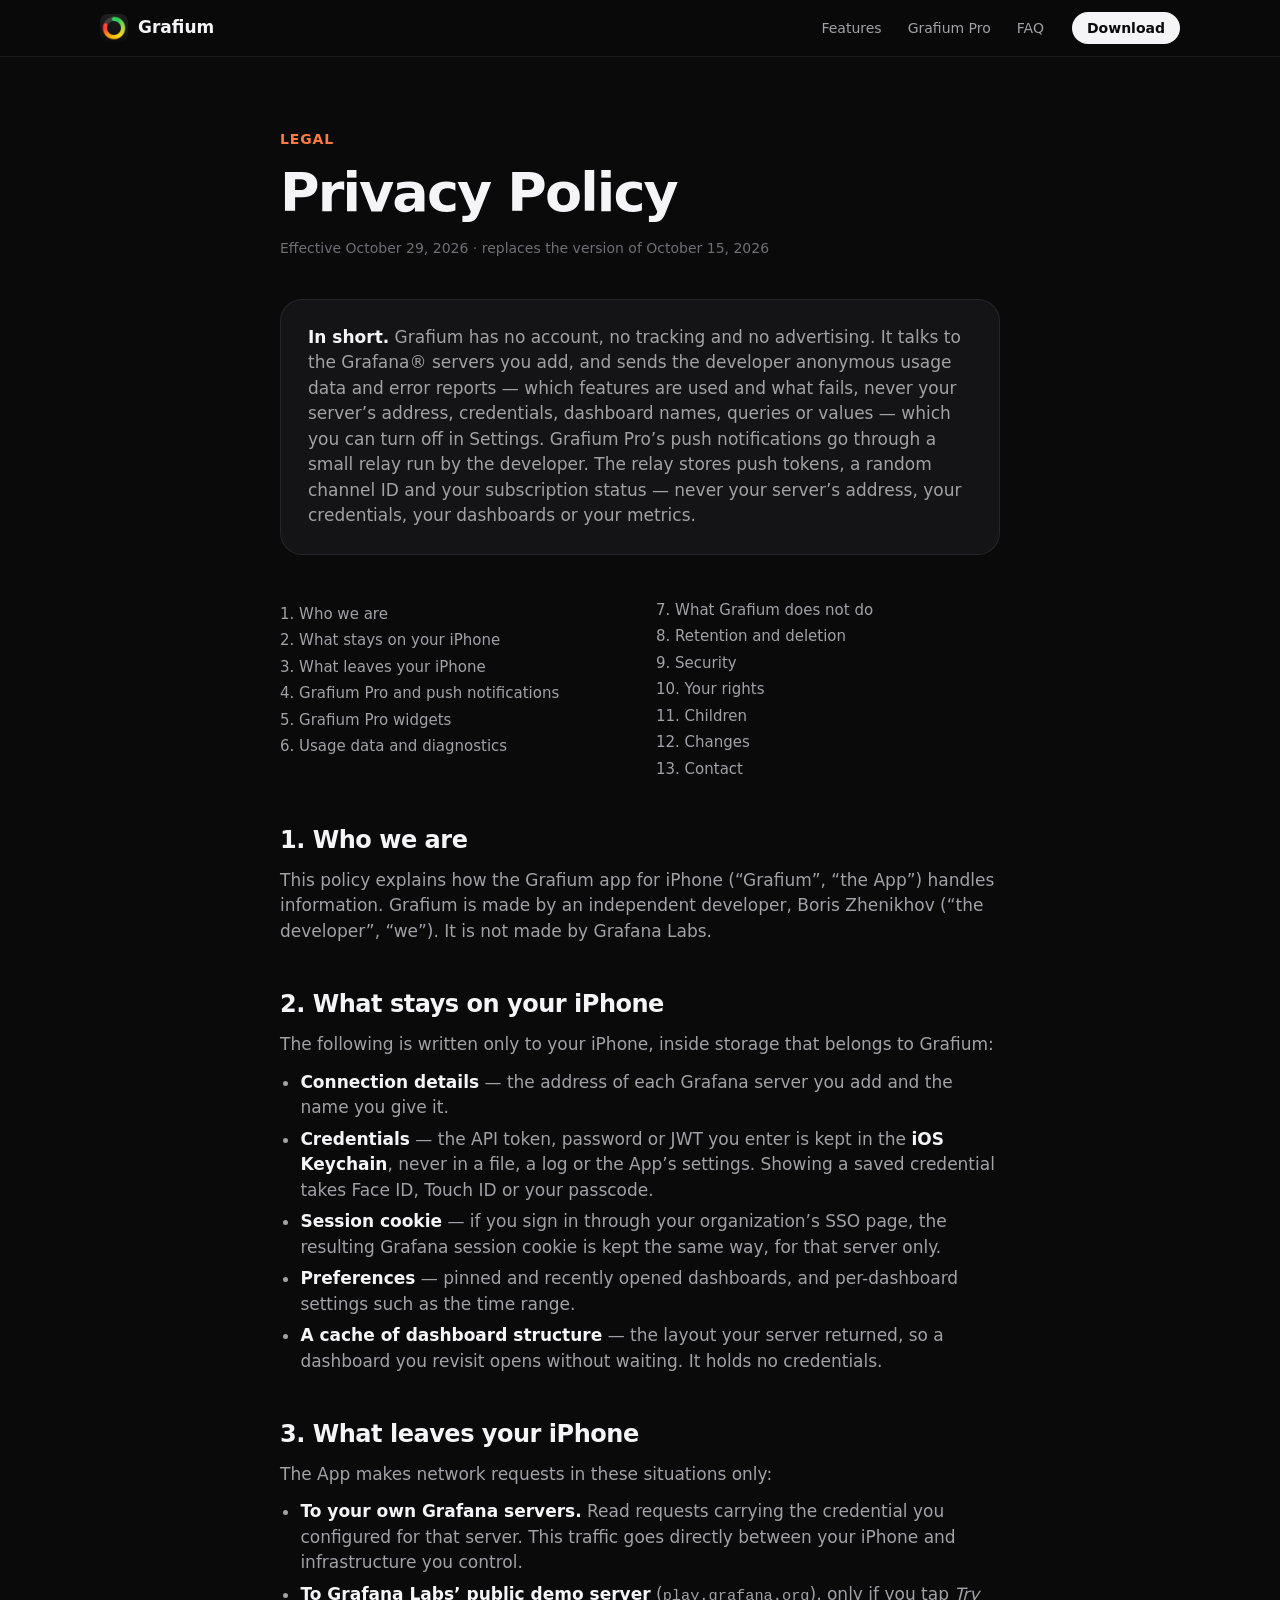
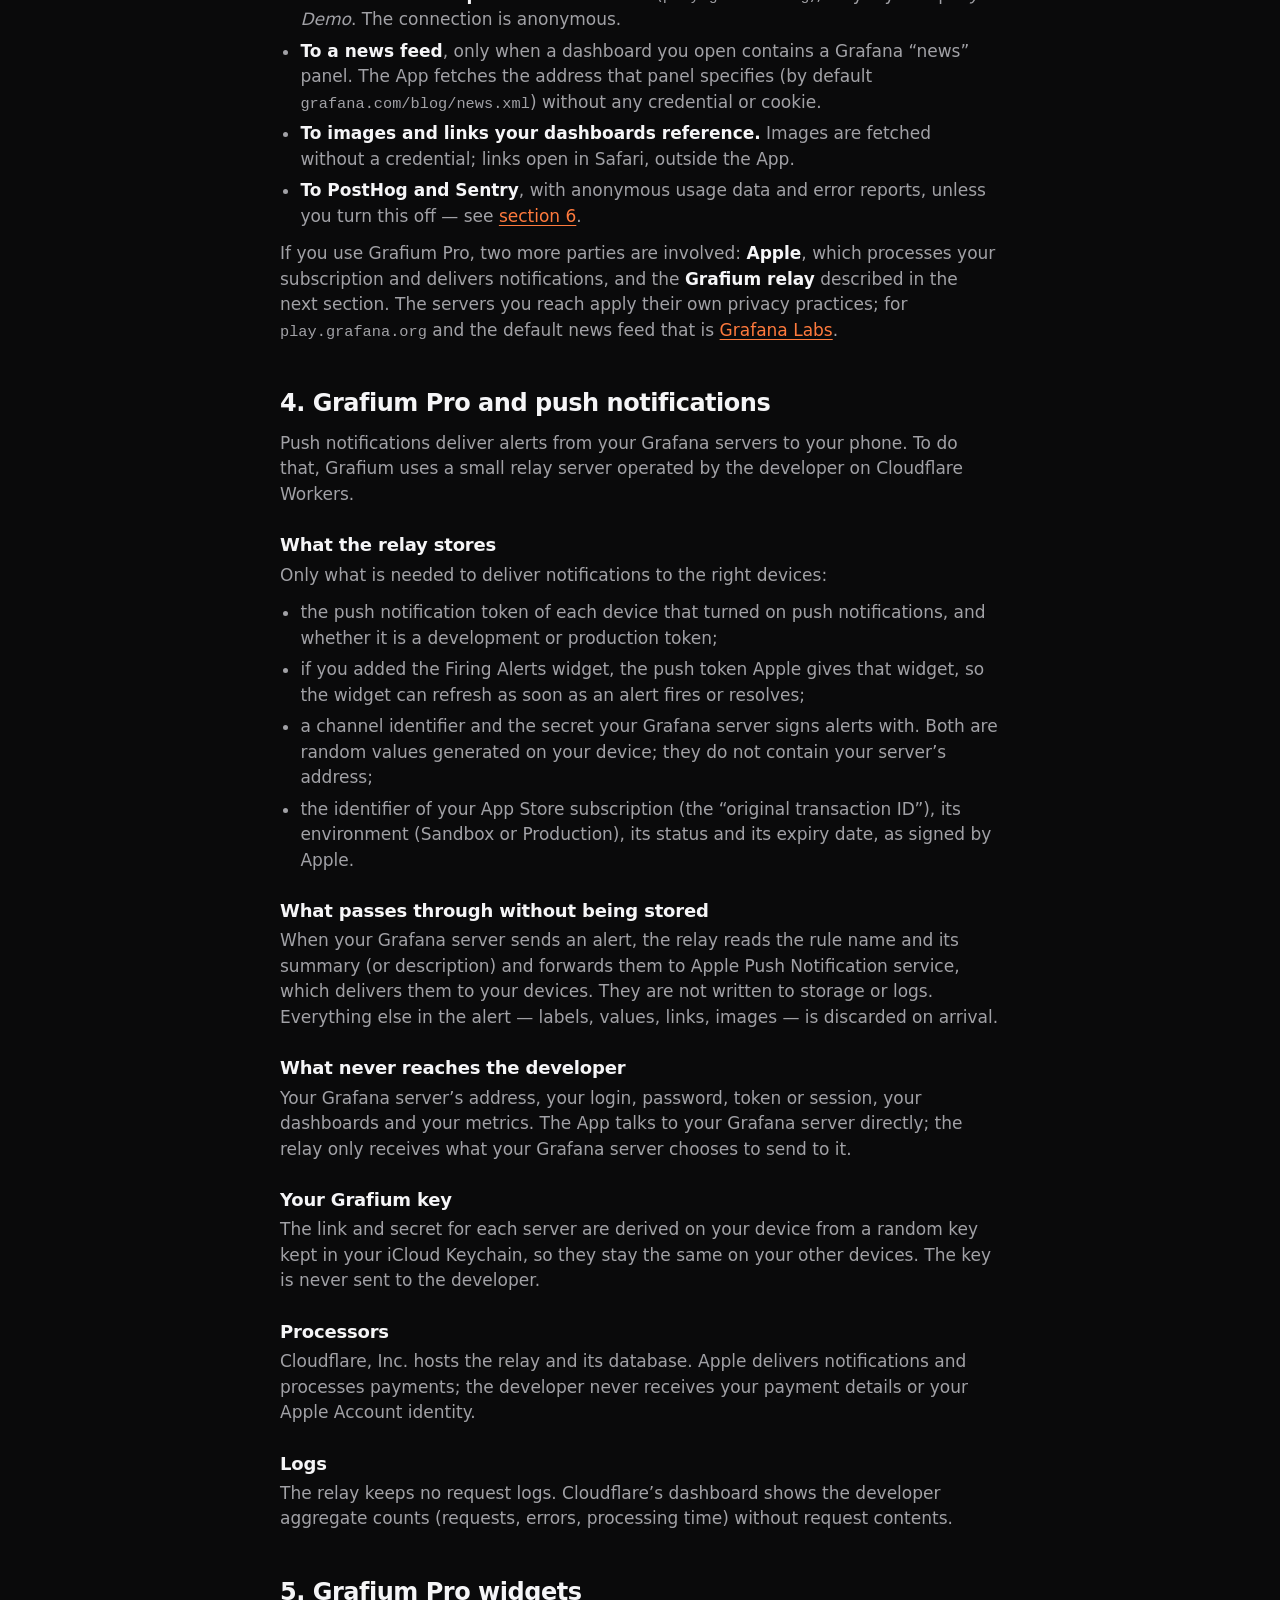
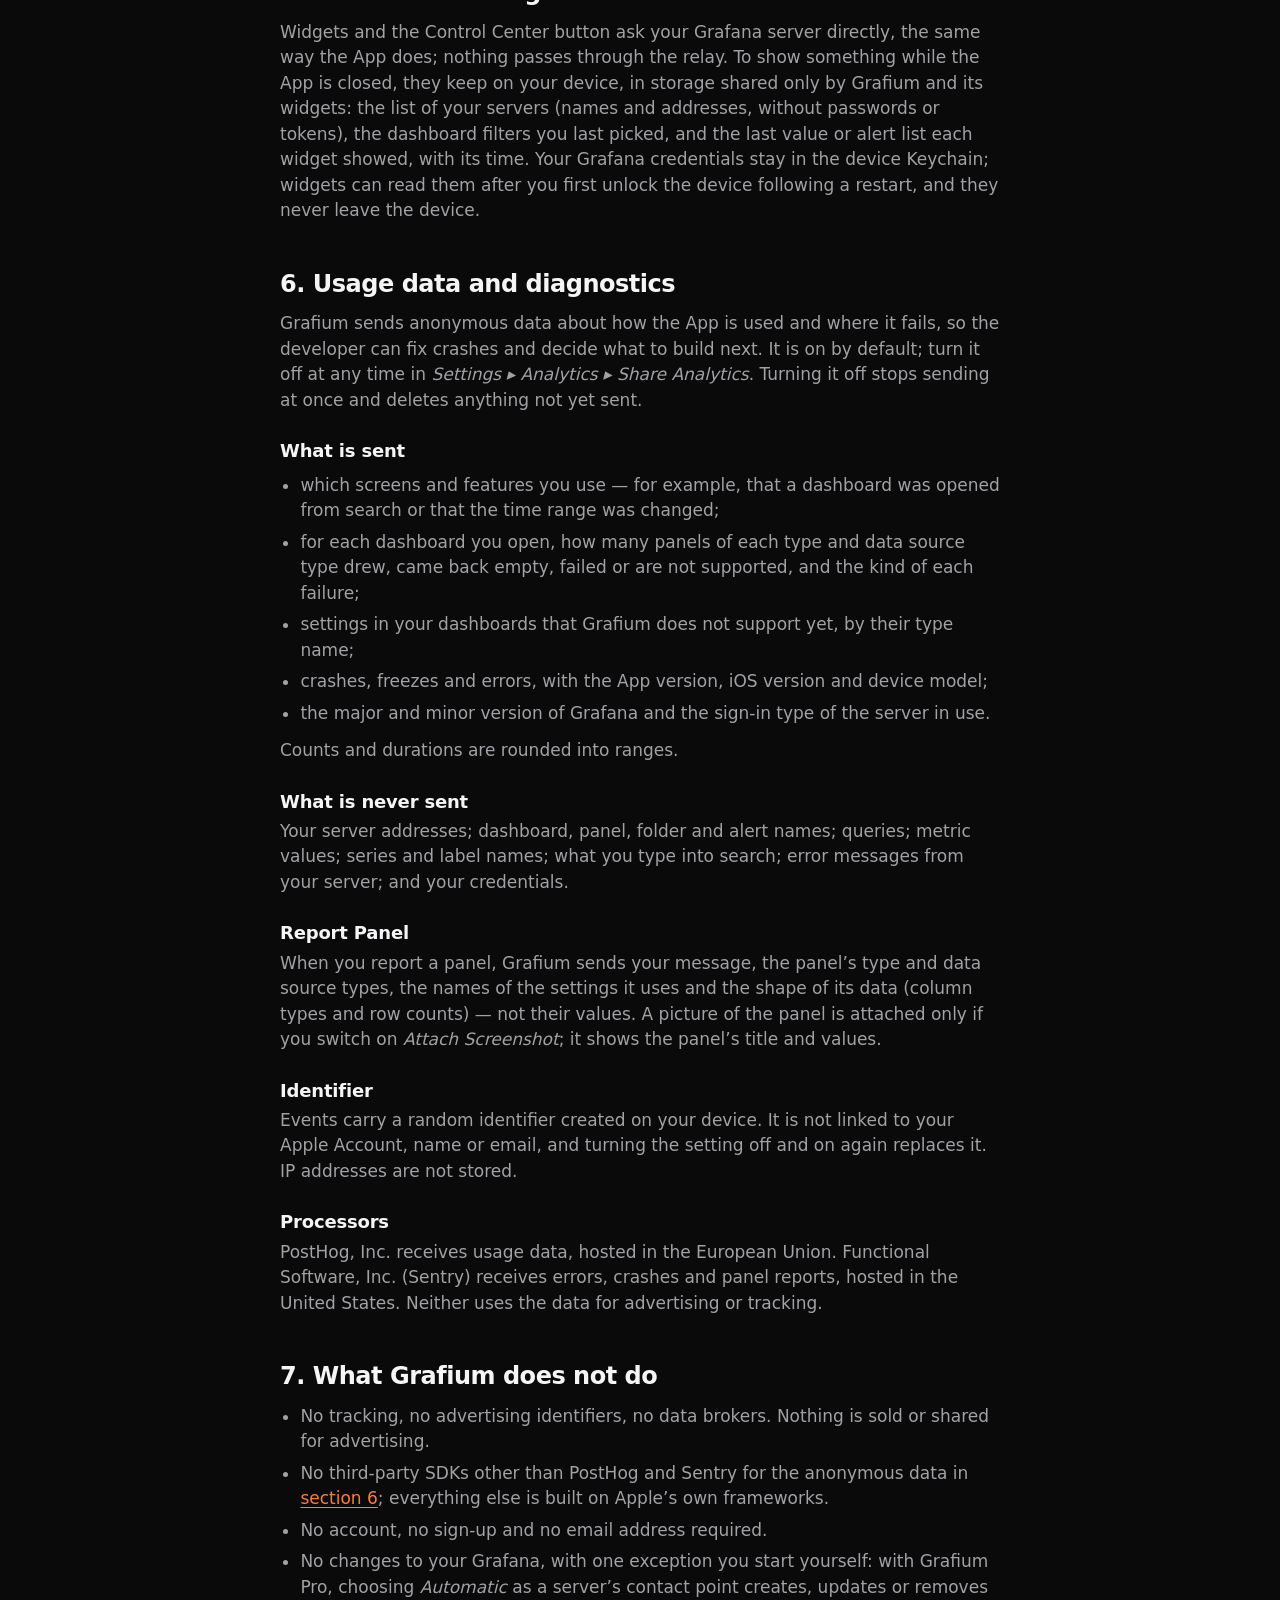
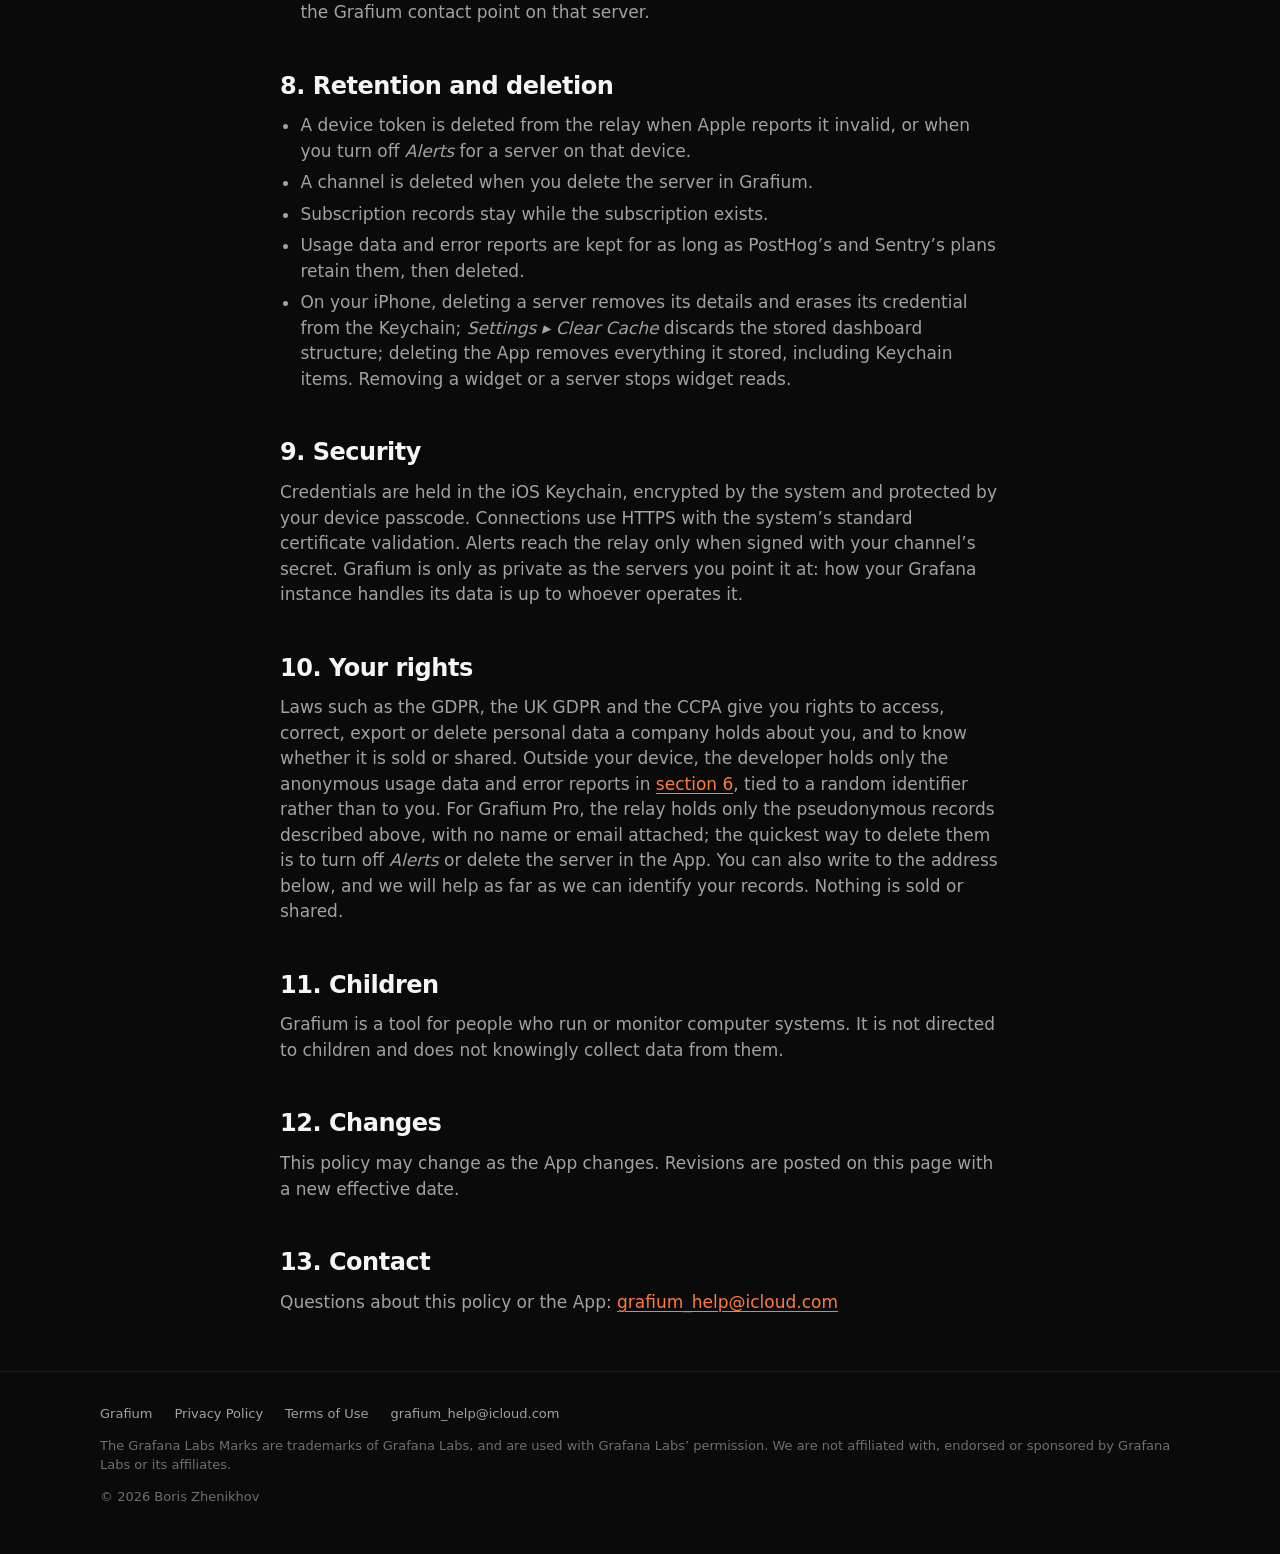
<file: grafium/privacy.html>
<!doctype html>
<html lang="en">
<head>
	<meta charset="utf-8">
	<meta name="viewport" content="width=device-width, initial-scale=1, viewport-fit=cover">
	<title>Privacy Policy — Grafium</title>
	<meta name="description" content="How Grafium, the native iPhone app for Grafana, handles your data: no account, no tracking, and a push relay that never sees your server or credentials.">
	<link rel="canonical" href="https://znhv.dev/grafium/privacy">
	<meta name="apple-itunes-app" content="app-id=6757076319">
	<meta name="theme-color" content="#0a0a0b">
	<meta property="og:type" content="article">
	<meta property="og:site_name" content="Grafium">
	<meta property="og:url" content="https://znhv.dev/grafium/privacy">
	<meta property="og:title" content="Grafium Privacy Policy">
	<meta property="og:image" content="https://znhv.dev/grafium/img/og.png?v=3">
	<link rel="icon" type="image/png" sizes="32x32" href="/grafium/img/favicon-32.png">
	<link rel="apple-touch-icon" href="/grafium/img/apple-touch-icon.png">
	<link rel="stylesheet" href="/grafium/site.css">
	<script type="application/ld+json">
	{
		"@context": "https://schema.org",
		"@type": "BreadcrumbList",
		"itemListElement": [
			{ "@type": "ListItem", "position": 1, "name": "Grafium", "item": "https://znhv.dev/grafium/" },
			{ "@type": "ListItem", "position": 2, "name": "Privacy Policy", "item": "https://znhv.dev/grafium/privacy" }
		]
	}
	</script>
</head>
<body>

<header class="nav">
	<div class="wrap">
		<a class="brand" href="/grafium/"><img src="/grafium/img/icon-128.png" alt="" width="30" height="30">Grafium</a>
		<nav aria-label="Sections">
			<a href="/grafium/#features">Features</a>
			<a href="/grafium/#pro">Grafium Pro</a>
			<a href="/grafium/#faq">FAQ</a>
		</nav>
		<a class="get" href="https://apps.apple.com/app/id6757076319">Download</a>
	</div>
</header>

<main class="legal">
	<div class="narrow">
		<span class="eyebrow">Legal</span>
		<h1>Privacy Policy</h1>
		<p class="meta">Effective October 29, 2026 · replaces the version of October 15, 2026</p>

		<div class="summary">
			<p><strong>In short.</strong> Grafium has no account, no tracking and no advertising. It talks to the Grafana® servers you add, and sends the developer anonymous usage data and error reports — which features are used and what fails, never your server’s address, credentials, dashboard names, queries or values — which you can turn off in Settings. Grafium Pro’s push notifications go through a small relay run by the developer. The relay stores push tokens, a random channel ID and your subscription status — never your server’s address, your credentials, your dashboards or your metrics.</p>
		</div>

		<ol class="toc">
			<li><a href="#who">1. Who we are</a></li>
			<li><a href="#device">2. What stays on your iPhone</a></li>
			<li><a href="#network">3. What leaves your iPhone</a></li>
			<li><a href="#push">4. Grafium Pro and push notifications</a></li>
			<li><a href="#widgets">5. Grafium Pro widgets</a></li>
			<li><a href="#usage">6. Usage data and diagnostics</a></li>
			<li><a href="#not">7. What Grafium does not do</a></li>
			<li><a href="#retention">8. Retention and deletion</a></li>
			<li><a href="#security">9. Security</a></li>
			<li><a href="#rights">10. Your rights</a></li>
			<li><a href="#children">11. Children</a></li>
			<li><a href="#changes">12. Changes</a></li>
			<li><a href="#contact">13. Contact</a></li>
		</ol>

		<h2 id="who">1. Who we are</h2>
		<p>This policy explains how the Grafium app for iPhone (“Grafium”, “the App”) handles information. Grafium is made by an independent developer, Boris Zhenikhov (“the developer”, “we”). It is not made by Grafana Labs.</p>

		<h2 id="device">2. What stays on your iPhone</h2>
		<p>The following is written only to your iPhone, inside storage that belongs to Grafium:</p>
		<ul>
			<li><strong>Connection details</strong> — the address of each Grafana server you add and the name you give it.</li>
			<li><strong>Credentials</strong> — the API token, password or JWT you enter is kept in the <strong>iOS Keychain</strong>, never in a file, a log or the App’s settings. Showing a saved credential takes Face ID, Touch ID or your passcode.</li>
			<li><strong>Session cookie</strong> — if you sign in through your organization’s SSO page, the resulting Grafana session cookie is kept the same way, for that server only.</li>
			<li><strong>Preferences</strong> — pinned and recently opened dashboards, and per-dashboard settings such as the time range.</li>
			<li><strong>A cache of dashboard structure</strong> — the layout your server returned, so a dashboard you revisit opens without waiting. It holds no credentials.</li>
		</ul>

		<h2 id="network">3. What leaves your iPhone</h2>
		<p>The App makes network requests in these situations only:</p>
		<ul>
			<li><strong>To your own Grafana servers.</strong> Read requests carrying the credential you configured for that server. This traffic goes directly between your iPhone and infrastructure you control.</li>
			<li><strong>To Grafana Labs’ public demo server</strong> (<code>play.grafana.org</code>), only if you tap <em>Try Demo</em>. The connection is anonymous.</li>
			<li><strong>To a news feed</strong>, only when a dashboard you open contains a Grafana “news” panel. The App fetches the address that panel specifies (by default <code>grafana.com/blog/news.xml</code>) without any credential or cookie.</li>
			<li><strong>To images and links your dashboards reference.</strong> Images are fetched without a credential; links open in Safari, outside the App.</li>
			<li><strong>To PostHog and Sentry</strong>, with anonymous usage data and error reports, unless you turn this off — see <a href="#usage">section 6</a>.</li>
		</ul>
		<p>If you use Grafium Pro, two more parties are involved: <strong>Apple</strong>, which processes your subscription and delivers notifications, and the <strong>Grafium relay</strong> described in the next section. The servers you reach apply their own privacy practices; for <code>play.grafana.org</code> and the default news feed that is <a href="https://grafana.com/legal/privacy-policy/">Grafana Labs</a>.</p>

		<h2 id="push">4. Grafium Pro and push notifications</h2>
		<p>Push notifications deliver alerts from your Grafana servers to your phone. To do that, Grafium uses a small relay server operated by the developer on Cloudflare Workers.</p>
		<h3>What the relay stores</h3>
		<p>Only what is needed to deliver notifications to the right devices:</p>
		<ul>
			<li>the push notification token of each device that turned on push notifications, and whether it is a development or production token;</li>
			<li>if you added the Firing Alerts widget, the push token Apple gives that widget, so the widget can refresh as soon as an alert fires or resolves;</li>
			<li>a channel identifier and the secret your Grafana server signs alerts with. Both are random values generated on your device; they do not contain your server’s address;</li>
			<li>the identifier of your App Store subscription (the “original transaction ID”), its environment (Sandbox or Production), its status and its expiry date, as signed by Apple.</li>
		</ul>
		<h3>What passes through without being stored</h3>
		<p>When your Grafana server sends an alert, the relay reads the rule name and its summary (or description) and forwards them to Apple Push Notification service, which delivers them to your devices. They are not written to storage or logs. Everything else in the alert — labels, values, links, images — is discarded on arrival.</p>
		<h3>What never reaches the developer</h3>
		<p>Your Grafana server’s address, your login, password, token or session, your dashboards and your metrics. The App talks to your Grafana server directly; the relay only receives what your Grafana server chooses to send to it.</p>
		<h3>Your Grafium key</h3>
		<p>The link and secret for each server are derived on your device from a random key kept in your iCloud Keychain, so they stay the same on your other devices. The key is never sent to the developer.</p>
		<h3>Processors</h3>
		<p>Cloudflare, Inc. hosts the relay and its database. Apple delivers notifications and processes payments; the developer never receives your payment details or your Apple Account identity.</p>
		<h3>Logs</h3>
		<p>The relay keeps no request logs. Cloudflare’s dashboard shows the developer aggregate counts (requests, errors, processing time) without request contents.</p>

		<h2 id="widgets">5. Grafium Pro widgets</h2>
		<p>Widgets and the Control Center button ask your Grafana server directly, the same way the App does; nothing passes through the relay. To show something while the App is closed, they keep on your device, in storage shared only by Grafium and its widgets: the list of your servers (names and addresses, without passwords or tokens), the dashboard filters you last picked, and the last value or alert list each widget showed, with its time. Your Grafana credentials stay in the device Keychain; widgets can read them after you first unlock the device following a restart, and they never leave the device.</p>

		<h2 id="usage">6. Usage data and diagnostics</h2>
		<p>Grafium sends anonymous data about how the App is used and where it fails, so the developer can fix crashes and decide what to build next. It is on by default; turn it off at any time in <em>Settings ▸ Analytics ▸ Share Analytics</em>. Turning it off stops sending at once and deletes anything not yet sent.</p>
		<h3>What is sent</h3>
		<ul>
			<li>which screens and features you use — for example, that a dashboard was opened from search or that the time range was changed;</li>
			<li>for each dashboard you open, how many panels of each type and data source type drew, came back empty, failed or are not supported, and the kind of each failure;</li>
			<li>settings in your dashboards that Grafium does not support yet, by their type name;</li>
			<li>crashes, freezes and errors, with the App version, iOS version and device model;</li>
			<li>the major and minor version of Grafana and the sign-in type of the server in use.</li>
		</ul>
		<p>Counts and durations are rounded into ranges.</p>
		<h3>What is never sent</h3>
		<p>Your server addresses; dashboard, panel, folder and alert names; queries; metric values; series and label names; what you type into search; error messages from your server; and your credentials.</p>
		<h3>Report Panel</h3>
		<p>When you report a panel, Grafium sends your message, the panel’s type and data source types, the names of the settings it uses and the shape of its data (column types and row counts) — not their values. A picture of the panel is attached only if you switch on <em>Attach Screenshot</em>; it shows the panel’s title and values.</p>
		<h3>Identifier</h3>
		<p>Events carry a random identifier created on your device. It is not linked to your Apple Account, name or email, and turning the setting off and on again replaces it. IP addresses are not stored.</p>
		<h3>Processors</h3>
		<p>PostHog, Inc. receives usage data, hosted in the European Union. Functional Software, Inc. (Sentry) receives errors, crashes and panel reports, hosted in the United States. Neither uses the data for advertising or tracking.</p>

		<h2 id="not">7. What Grafium does not do</h2>
		<ul>
			<li>No tracking, no advertising identifiers, no data brokers. Nothing is sold or shared for advertising.</li>
			<li>No third-party SDKs other than PostHog and Sentry for the anonymous data in <a href="#usage">section 6</a>; everything else is built on Apple’s own frameworks.</li>
			<li>No account, no sign-up and no email address required.</li>
			<li>No changes to your Grafana, with one exception you start yourself: with Grafium Pro, choosing <em>Automatic</em> as a server’s contact point creates, updates or removes the Grafium contact point on that server.</li>
		</ul>

		<h2 id="retention">8. Retention and deletion</h2>
		<ul>
			<li>A device token is deleted from the relay when Apple reports it invalid, or when you turn off <em>Alerts</em> for a server on that device.</li>
			<li>A channel is deleted when you delete the server in Grafium.</li>
			<li>Subscription records stay while the subscription exists.</li>
			<li>Usage data and error reports are kept for as long as PostHog’s and Sentry’s plans retain them, then deleted.</li>
			<li>On your iPhone, deleting a server removes its details and erases its credential from the Keychain; <em>Settings ▸ Clear Cache</em> discards the stored dashboard structure; deleting the App removes everything it stored, including Keychain items. Removing a widget or a server stops widget reads.</li>
		</ul>

		<h2 id="security">9. Security</h2>
		<p>Credentials are held in the iOS Keychain, encrypted by the system and protected by your device passcode. Connections use HTTPS with the system’s standard certificate validation. Alerts reach the relay only when signed with your channel’s secret. Grafium is only as private as the servers you point it at: how your Grafana instance handles its data is up to whoever operates it.</p>

		<h2 id="rights">10. Your rights</h2>
		<p>Laws such as the GDPR, the UK GDPR and the CCPA give you rights to access, correct, export or delete personal data a company holds about you, and to know whether it is sold or shared. Outside your device, the developer holds only the anonymous usage data and error reports in <a href="#usage">section 6</a>, tied to a random identifier rather than to you. For Grafium Pro, the relay holds only the pseudonymous records described above, with no name or email attached; the quickest way to delete them is to turn off <em>Alerts</em> or delete the server in the App. You can also write to the address below, and we will help as far as we can identify your records. Nothing is sold or shared.</p>

		<h2 id="children">11. Children</h2>
		<p>Grafium is a tool for people who run or monitor computer systems. It is not directed to children and does not knowingly collect data from them.</p>

		<h2 id="changes">12. Changes</h2>
		<p>This policy may change as the App changes. Revisions are posted on this page with a new effective date.</p>

		<h2 id="contact">13. Contact</h2>
		<p>Questions about this policy or the App: <a href="mailto:grafium_help@icloud.com">grafium_help@icloud.com</a></p>
	</div>
</main>

<footer class="foot">
	<div class="wrap">
		<nav aria-label="Footer">
			<a href="/grafium/">Grafium</a>
			<a href="/grafium/privacy">Privacy Policy</a>
			<a href="/grafium/terms">Terms of Use</a>
			<a href="mailto:grafium_help@icloud.com">grafium_help@icloud.com</a>
		</nav>
		<p>The Grafana Labs Marks are trademarks of Grafana Labs, and are used with Grafana Labs’ permission. We are not affiliated with, endorsed or sponsored by Grafana Labs or its affiliates.</p>
		<p>© 2026 Boris Zhenikhov</p>
	</div>
</footer>

</body>
</html>
</file>
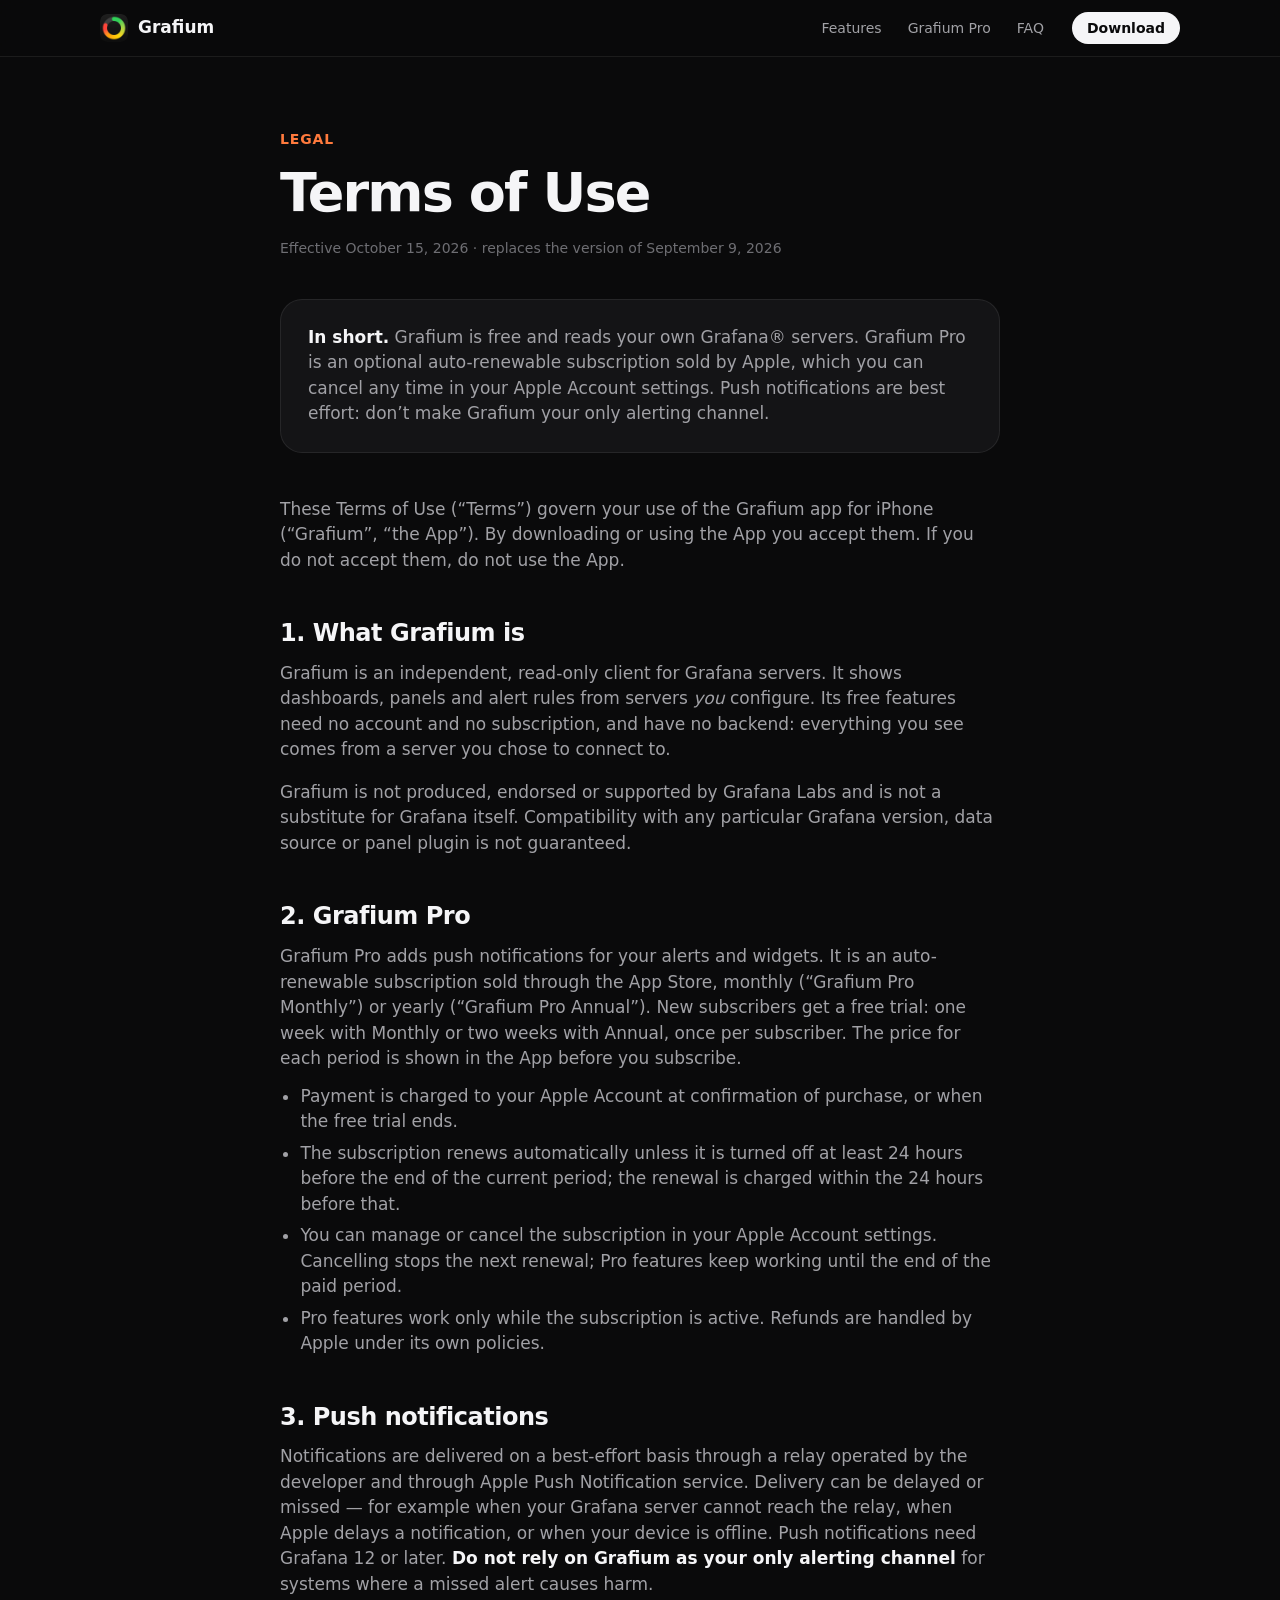
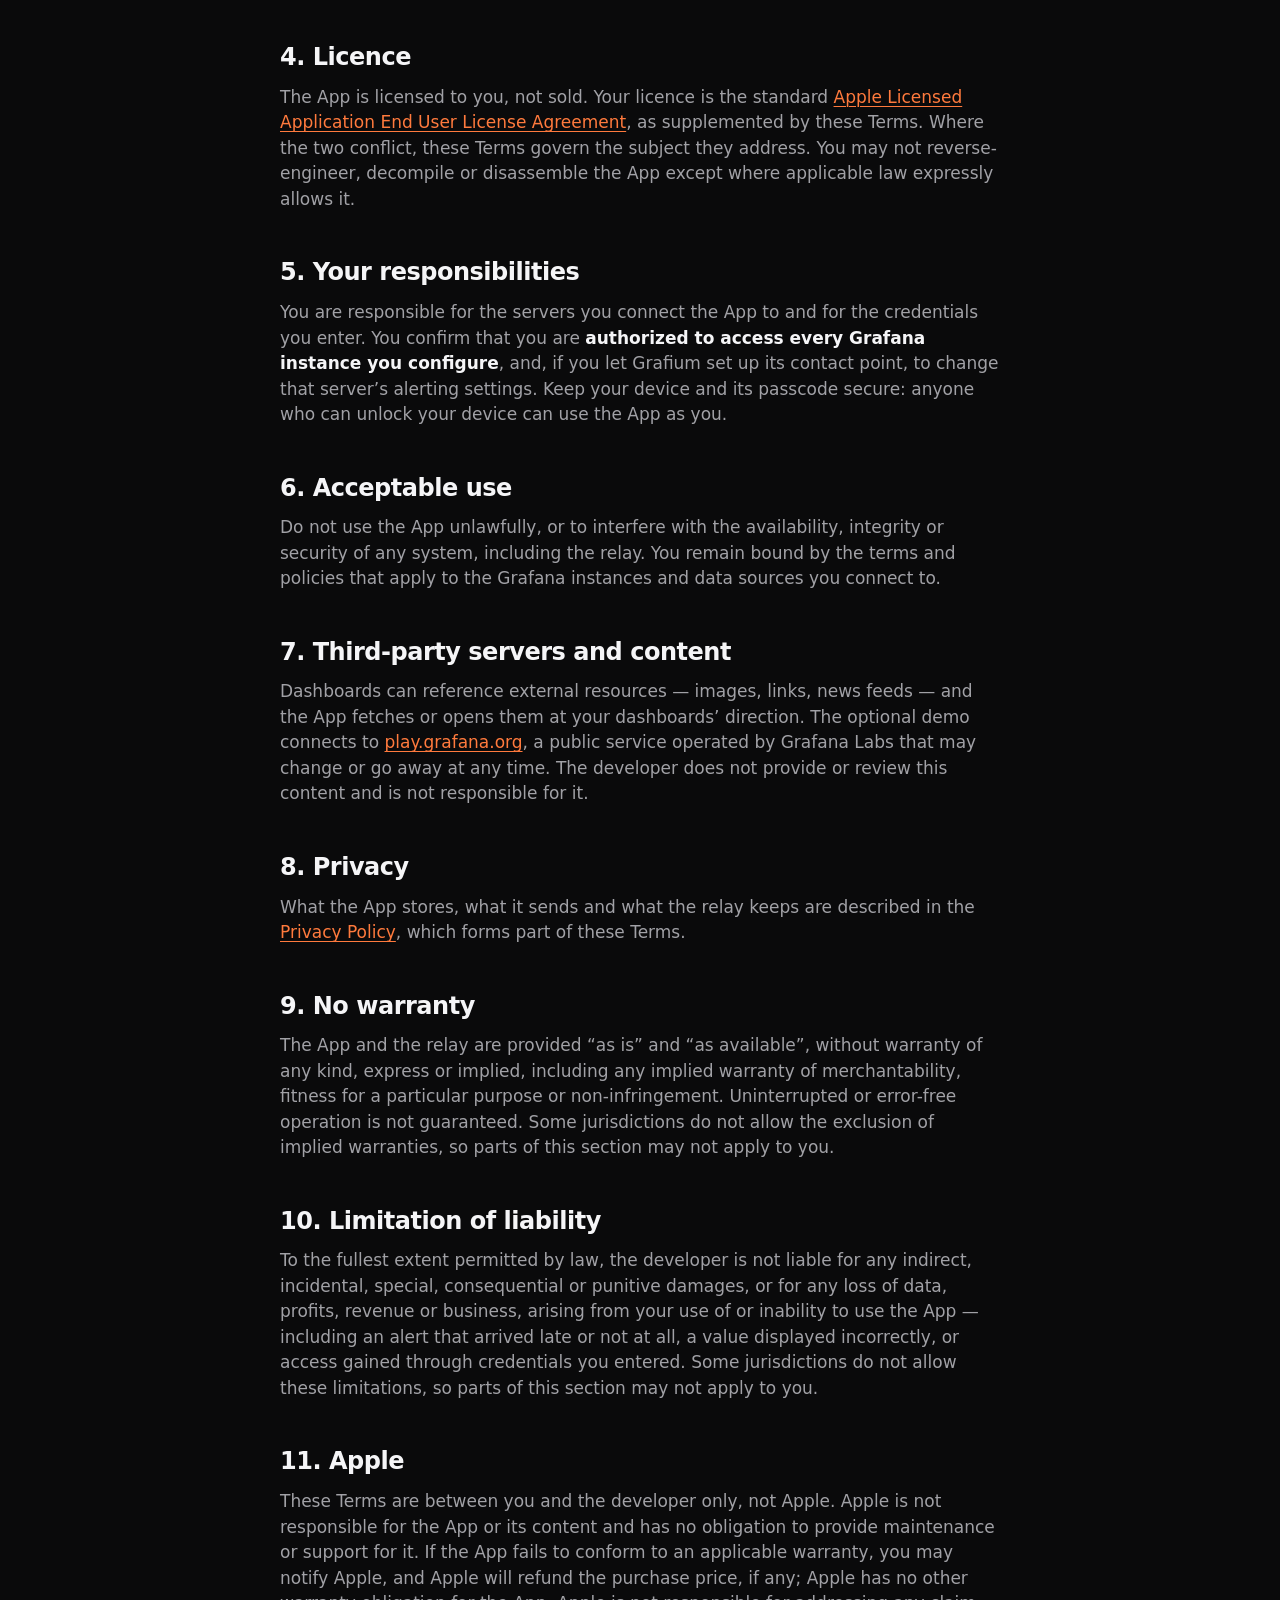
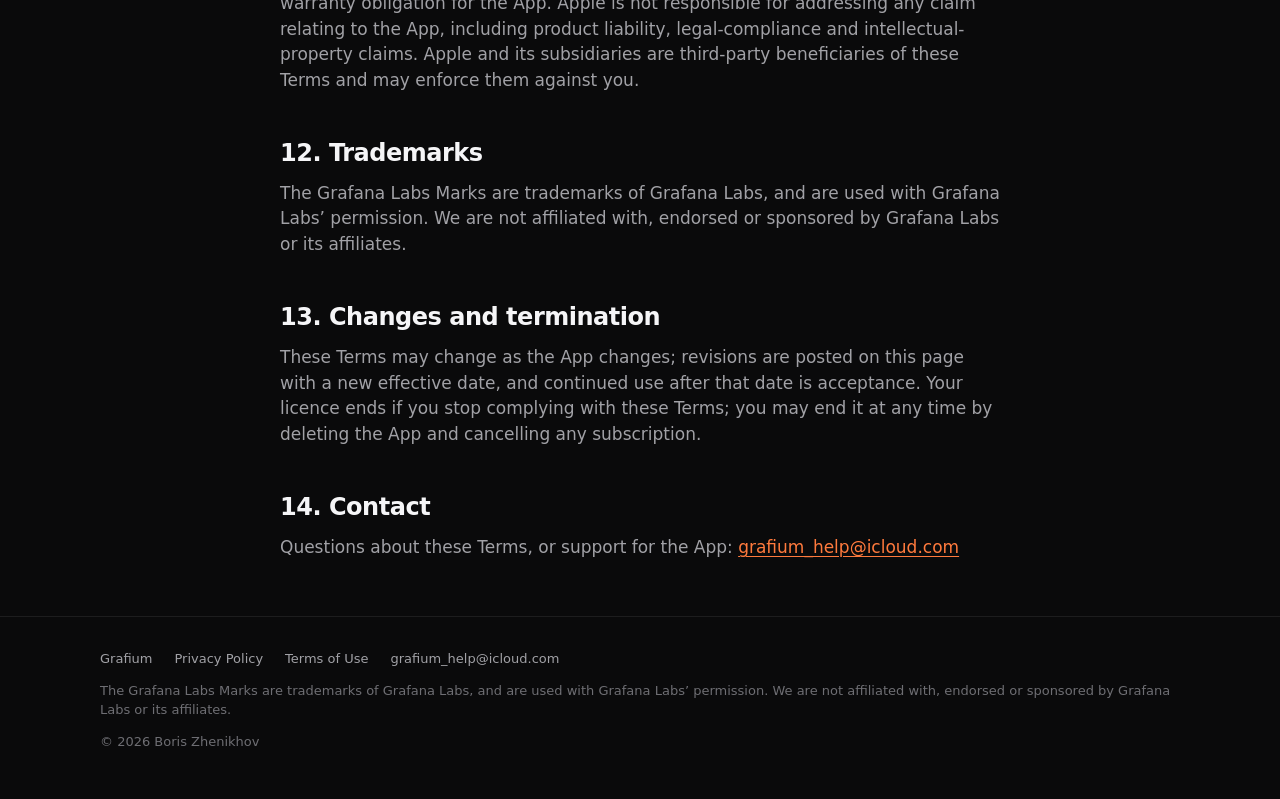
<file: grafium/terms.html>
<!doctype html>
<html lang="en">
<head>
	<meta charset="utf-8">
	<meta name="viewport" content="width=device-width, initial-scale=1, viewport-fit=cover">
	<title>Terms of Use — Grafium</title>
	<meta name="description" content="Terms of Use for Grafium, the native iPhone app for Grafana dashboards and alerts, including the Grafium Pro subscription.">
	<link rel="canonical" href="https://znhv.dev/grafium/terms">
	<meta name="apple-itunes-app" content="app-id=6757076319">
	<meta name="theme-color" content="#0a0a0b">
	<meta property="og:type" content="article">
	<meta property="og:site_name" content="Grafium">
	<meta property="og:url" content="https://znhv.dev/grafium/terms">
	<meta property="og:title" content="Grafium Terms of Use">
	<meta property="og:image" content="https://znhv.dev/grafium/img/og.png?v=3">
	<link rel="icon" type="image/png" sizes="32x32" href="/grafium/img/favicon-32.png">
	<link rel="apple-touch-icon" href="/grafium/img/apple-touch-icon.png">
	<link rel="stylesheet" href="/grafium/site.css">
	<script type="application/ld+json">
	{
		"@context": "https://schema.org",
		"@type": "BreadcrumbList",
		"itemListElement": [
			{ "@type": "ListItem", "position": 1, "name": "Grafium", "item": "https://znhv.dev/grafium/" },
			{ "@type": "ListItem", "position": 2, "name": "Terms of Use", "item": "https://znhv.dev/grafium/terms" }
		]
	}
	</script>
</head>
<body>

<header class="nav">
	<div class="wrap">
		<a class="brand" href="/grafium/"><img src="/grafium/img/icon-128.png" alt="" width="30" height="30">Grafium</a>
		<nav aria-label="Sections">
			<a href="/grafium/#features">Features</a>
			<a href="/grafium/#pro">Grafium Pro</a>
			<a href="/grafium/#faq">FAQ</a>
		</nav>
		<a class="get" href="https://apps.apple.com/app/id6757076319">Download</a>
	</div>
</header>

<main class="legal">
	<div class="narrow">
		<span class="eyebrow">Legal</span>
		<h1>Terms of Use</h1>
		<p class="meta">Effective October 15, 2026 · replaces the version of September 9, 2026</p>

		<div class="summary">
			<p><strong>In short.</strong> Grafium is free and reads your own Grafana® servers. Grafium Pro is an optional auto-renewable subscription sold by Apple, which you can cancel any time in your Apple Account settings. Push notifications are best effort: don’t make Grafium your only alerting channel.</p>
		</div>

		<p>These Terms of Use (“Terms”) govern your use of the Grafium app for iPhone (“Grafium”, “the App”). By downloading or using the App you accept them. If you do not accept them, do not use the App.</p>

		<h2 id="app">1. What Grafium is</h2>
		<p>Grafium is an independent, read-only client for Grafana servers. It shows dashboards, panels and alert rules from servers <em>you</em> configure. Its free features need no account and no subscription, and have no backend: everything you see comes from a server you chose to connect to.</p>
		<p>Grafium is not produced, endorsed or supported by Grafana Labs and is not a substitute for Grafana itself. Compatibility with any particular Grafana version, data source or panel plugin is not guaranteed.</p>

		<h2 id="pro">2. Grafium Pro</h2>
		<p>Grafium Pro adds push notifications for your alerts and widgets. It is an auto-renewable subscription sold through the App Store, monthly (“Grafium Pro Monthly”) or yearly (“Grafium Pro Annual”). New subscribers get a free trial: one week with Monthly or two weeks with Annual, once per subscriber. The price for each period is shown in the App before you subscribe.</p>
		<ul>
			<li>Payment is charged to your Apple Account at confirmation of purchase, or when the free trial ends.</li>
			<li>The subscription renews automatically unless it is turned off at least 24 hours before the end of the current period; the renewal is charged within the 24 hours before that.</li>
			<li>You can manage or cancel the subscription in your Apple Account settings. Cancelling stops the next renewal; Pro features keep working until the end of the paid period.</li>
			<li>Pro features work only while the subscription is active. Refunds are handled by Apple under its own policies.</li>
		</ul>

		<h2 id="push">3. Push notifications</h2>
		<p>Notifications are delivered on a best-effort basis through a relay operated by the developer and through Apple Push Notification service. Delivery can be delayed or missed — for example when your Grafana server cannot reach the relay, when Apple delays a notification, or when your device is offline. Push notifications need Grafana 12 or later. <strong>Do not rely on Grafium as your only alerting channel</strong> for systems where a missed alert causes harm.</p>

		<h2 id="licence">4. Licence</h2>
		<p>The App is licensed to you, not sold. Your licence is the standard <a href="https://www.apple.com/legal/internet-services/itunes/dev/stdeula/">Apple Licensed Application End User License Agreement</a>, as supplemented by these Terms. Where the two conflict, these Terms govern the subject they address. You may not reverse-engineer, decompile or disassemble the App except where applicable law expressly allows it.</p>

		<h2 id="you">5. Your responsibilities</h2>
		<p>You are responsible for the servers you connect the App to and for the credentials you enter. You confirm that you are <strong>authorized to access every Grafana instance you configure</strong>, and, if you let Grafium set up its contact point, to change that server’s alerting settings. Keep your device and its passcode secure: anyone who can unlock your device can use the App as you.</p>

		<h2 id="use">6. Acceptable use</h2>
		<p>Do not use the App unlawfully, or to interfere with the availability, integrity or security of any system, including the relay. You remain bound by the terms and policies that apply to the Grafana instances and data sources you connect to.</p>

		<h2 id="third">7. Third-party servers and content</h2>
		<p>Dashboards can reference external resources — images, links, news feeds — and the App fetches or opens them at your dashboards’ direction. The optional demo connects to <a href="https://play.grafana.org">play.grafana.org</a>, a public service operated by Grafana Labs that may change or go away at any time. The developer does not provide or review this content and is not responsible for it.</p>

		<h2 id="privacy">8. Privacy</h2>
		<p>What the App stores, what it sends and what the relay keeps are described in the <a href="/grafium/privacy">Privacy Policy</a>, which forms part of these Terms.</p>

		<h2 id="warranty">9. No warranty</h2>
		<p>The App and the relay are provided “as is” and “as available”, without warranty of any kind, express or implied, including any implied warranty of merchantability, fitness for a particular purpose or non-infringement. Uninterrupted or error-free operation is not guaranteed. Some jurisdictions do not allow the exclusion of implied warranties, so parts of this section may not apply to you.</p>

		<h2 id="liability">10. Limitation of liability</h2>
		<p>To the fullest extent permitted by law, the developer is not liable for any indirect, incidental, special, consequential or punitive damages, or for any loss of data, profits, revenue or business, arising from your use of or inability to use the App — including an alert that arrived late or not at all, a value displayed incorrectly, or access gained through credentials you entered. Some jurisdictions do not allow these limitations, so parts of this section may not apply to you.</p>

		<h2 id="apple">11. Apple</h2>
		<p>These Terms are between you and the developer only, not Apple. Apple is not responsible for the App or its content and has no obligation to provide maintenance or support for it. If the App fails to conform to an applicable warranty, you may notify Apple, and Apple will refund the purchase price, if any; Apple has no other warranty obligation for the App. Apple is not responsible for addressing any claim relating to the App, including product liability, legal-compliance and intellectual-property claims. Apple and its subsidiaries are third-party beneficiaries of these Terms and may enforce them against you.</p>

		<h2 id="trademarks">12. Trademarks</h2>
		<p>The Grafana Labs Marks are trademarks of Grafana Labs, and are used with Grafana Labs’ permission. We are not affiliated with, endorsed or sponsored by Grafana Labs or its affiliates.</p>

		<h2 id="changes">13. Changes and termination</h2>
		<p>These Terms may change as the App changes; revisions are posted on this page with a new effective date, and continued use after that date is acceptance. Your licence ends if you stop complying with these Terms; you may end it at any time by deleting the App and cancelling any subscription.</p>

		<h2 id="contact">14. Contact</h2>
		<p>Questions about these Terms, or support for the App: <a href="mailto:grafium_help@icloud.com">grafium_help@icloud.com</a></p>
	</div>
</main>

<footer class="foot">
	<div class="wrap">
		<nav aria-label="Footer">
			<a href="/grafium/">Grafium</a>
			<a href="/grafium/privacy">Privacy Policy</a>
			<a href="/grafium/terms">Terms of Use</a>
			<a href="mailto:grafium_help@icloud.com">grafium_help@icloud.com</a>
		</nav>
		<p>The Grafana Labs Marks are trademarks of Grafana Labs, and are used with Grafana Labs’ permission. We are not affiliated with, endorsed or sponsored by Grafana Labs or its affiliates.</p>
		<p>© 2026 Boris Zhenikhov</p>
	</div>
</footer>

</body>
</html>
</file>
<file: grafium/site.css>
/* Grafium site: one dark stylesheet for the landing page and the legal pages. */
:root {
	--bg: #0a0a0b;
	--surface: #141416;
	--ink: #f5f5f7;
	--ink-2: #a1a1a6;
	--ink-3: #6e6e73;
	--line: rgba(255, 255, 255, 0.08);
	--accent: #ff7a3d;
	--sans: -apple-system, BlinkMacSystemFont, "SF Pro Display", "SF Pro Text", "Helvetica Neue", "Segoe UI", system-ui, sans-serif;
	color-scheme: dark;
}

*, *::before, *::after { box-sizing: border-box; }
html { -webkit-text-size-adjust: 100%; scroll-behavior: smooth; }
body { margin: 0; background: var(--bg); color: var(--ink); font: 17px/1.5 var(--sans); -webkit-font-smoothing: antialiased; }
img { max-width: 100%; height: auto; display: block; }
a { color: inherit; }
p { margin: 0; }
h1, h2, h3 { margin: 0; font-weight: 700; letter-spacing: -0.025em; line-height: 1.07; text-wrap: balance; }
:focus-visible { outline: 2px solid var(--accent); outline-offset: 3px; border-radius: 6px; }

.wrap { width: min(1080px, 100% - 40px); margin-inline: auto; }
.narrow { width: min(720px, 100% - 40px); margin-inline: auto; }
.eyebrow { display: block; font-size: 14px; font-weight: 600; letter-spacing: 0.06em; text-transform: uppercase; color: var(--accent); }
.accent { color: var(--accent); }
.reg { font-size: 0.42em; vertical-align: 0.95em; margin-left: 0.04em; letter-spacing: 0; font-weight: 600; }

/* ── Navigation ─────────────────────────────────────────── */
.nav {
	position: sticky; top: 0; z-index: 10; border-bottom: 1px solid var(--line);
	background: rgba(10, 10, 11, 0.72); -webkit-backdrop-filter: saturate(1.8) blur(20px); backdrop-filter: saturate(1.8) blur(20px);
}
.nav .wrap { display: flex; align-items: center; gap: 28px; height: 56px; }
.brand { display: flex; align-items: center; gap: 10px; font-weight: 600; font-size: 17px; text-decoration: none; }
.brand img { width: 28px; height: 28px; border-radius: 7px; }
.nav nav { display: flex; gap: 26px; margin-left: auto; font-size: 14px; }
.nav nav a { text-decoration: none; color: var(--ink-2); transition: color 0.2s; }
.nav nav a:hover { color: var(--ink); }
.get { display: inline-flex; align-items: center; height: 32px; padding: 0 15px; border-radius: 999px; background: var(--ink); color: var(--bg); font-size: 14px; font-weight: 600; text-decoration: none; }
.get:hover { background: #fff; }
@media (max-width: 720px) { .nav nav { display: none; } .get { margin-left: auto; } }

/* ── iPhone frame (proportions of the App Store screenshots) ── */
.phone {
	--w: 320px; position: relative; width: var(--w); flex: none;
	padding: calc(var(--w) * 0.0292); border-radius: calc(var(--w) * 0.147);
	background: linear-gradient(150deg, #8a8a90 0%, #34343a 16%, #5d5d63 42%, #222226 68%, #74747a 100%);
	box-shadow: 0 50px 100px rgba(0, 0, 0, 0.55), 0 0 0 1px rgba(0, 0, 0, 0.6);
}
.phone::before { content: ""; position: absolute; inset: calc(var(--w) * 0.0078); border-radius: calc(var(--w) * 0.139); background: #030303; }
.phone > img { position: relative; width: 100%; border-radius: calc(var(--w) * 0.118); aspect-ratio: 1320 / 2868; }
.phone::after {
	content: ""; position: absolute; left: 50%; top: calc(var(--w) * 0.0525); transform: translateX(-50%);
	width: calc(var(--w) * 0.269); height: calc(var(--w) * 0.0788); border-radius: 999px; background: #000;
}
.phone > img.over {
	position: absolute; z-index: 1; aspect-ratio: auto; border-radius: 0; max-width: none;
	filter: drop-shadow(0 22px 34px rgba(0, 0, 0, 0.5)) drop-shadow(0 0 1px rgba(255, 255, 255, 0.3));
}

/* ── Hero ───────────────────────────────────────────────── */
.hero { position: relative; overflow: hidden; padding-top: 88px; text-align: center; }
.hero::before {
	content: ""; position: absolute; left: 50%; top: 360px; width: 1000px; height: 820px; transform: translateX(-50%);
	background: radial-gradient(closest-side, rgba(255, 122, 61, 0.22), transparent); pointer-events: none;
}
.new {
	display: inline-flex; align-items: center; gap: 10px; height: 36px; padding: 0 14px 0 4px; border-radius: 999px;
	background: rgba(255, 255, 255, 0.06); box-shadow: inset 0 0 0 1px rgba(255, 255, 255, 0.12);
	font-size: 15px; font-weight: 500; color: var(--ink); text-decoration: none; transition: background 0.2s;
}
.new:hover { background: rgba(255, 255, 255, 0.1); }
.new .chip {
	height: 28px; padding: 0 11px; border-radius: 999px; display: inline-flex; align-items: center;
	background: linear-gradient(180deg, #ff8c55, #f2600c); color: #fff; font-size: 12px; font-weight: 700; letter-spacing: 0.04em; text-transform: uppercase;
}
.new svg { width: 12px; height: 12px; color: var(--ink-2); }
.hero h1 { font-size: clamp(44px, 7vw, 80px); max-width: 13.5em; margin: 26px auto 0; letter-spacing: -0.045em; }
.hero .lede { font-size: clamp(18px, 2vw, 21px); color: var(--ink-2); max-width: 32em; margin: 24px auto 0; line-height: 1.45; }
.badge { display: inline-block; line-height: 0; margin-top: 36px; }
.badge img { height: 52px; width: auto; }
.stage { position: relative; display: flex; justify-content: center; align-items: flex-start; margin-top: 72px; height: 600px; }
.stage .phone { --w: 360px; }
.stage .push { animation: arrive 0.9s cubic-bezier(0.2, 0.9, 0.25, 1.15) 0.4s both; }
@keyframes arrive { from { opacity: 0; transform: translateY(-26px) scale(0.97); } to { opacity: 1; transform: none; } }
.stage::after { content: ""; position: absolute; left: 0; right: 0; bottom: 0; height: 180px; background: linear-gradient(transparent, var(--bg)); }
@media (max-width: 560px) {
	.hero { padding-top: 56px; }
	.stage { height: 470px; margin-top: 52px; }
	.stage .phone { --w: 260px; }
}

/* ── Sections ───────────────────────────────────────────── */
.section { position: relative; padding: 128px 0; }
.head { text-align: center; max-width: 820px; margin: 0 auto 72px; }
.head h2 { font-size: clamp(36px, 5vw, 60px); letter-spacing: -0.04em; margin-top: 14px; }
.head p { font-size: 19px; color: var(--ink-2); max-width: 34em; margin: 20px auto 0; }

.trio { display: grid; grid-template-columns: repeat(3, 1fr); gap: 40px; }
.trio figure { margin: 0; display: flex; flex-direction: column; align-items: center; text-align: center; }
.trio .phone { --w: 290px; }
.trio h3 { font-size: 22px; letter-spacing: -0.02em; margin-top: 36px; }
.trio p { color: var(--ink-2); font-size: 16px; margin-top: 10px; max-width: 19em; }
@media (max-width: 900px) {
	.section { padding: 88px 0; }
	.trio { grid-template-columns: 1fr; gap: 72px; }
	.trio .phone { --w: 270px; }
}

/* ── Grafium Pro ────────────────────────────────────────── */
.pro::before {
	content: ""; position: absolute; left: 50%; top: 0; width: 1100px; height: 700px; transform: translateX(-50%);
	background: radial-gradient(closest-side, rgba(255, 122, 61, 0.16), transparent); pointer-events: none;
}
.bento { position: relative; display: grid; grid-template-columns: 1fr 1fr; gap: 20px; }
.card {
	position: relative; overflow: hidden; border-radius: 30px; background: var(--surface); box-shadow: inset 0 0 0 1px var(--line);
	padding: 40px 40px 0; min-height: 620px; display: flex; flex-direction: column;
}
.card h3 { font-size: 30px; margin: 12px 0 14px; }
.card p { color: var(--ink-2); }
.shot { position: relative; margin: auto -40px 0; height: 340px; overflow: hidden; display: flex; justify-content: center; }
.shot .phone { --w: 370px; position: absolute; }
.shot.bottom .phone { bottom: 24px; }
.shot.bottom::before { content: ""; position: absolute; inset: 0 0 auto; height: 90px; z-index: 2; background: linear-gradient(var(--surface), transparent); }
.shot.top .phone { top: 0; }
.price { position: relative; text-align: center; margin-top: 56px; font-size: 19px; color: var(--ink-2); }
.price b { color: var(--ink); font-weight: 600; }
.fine { position: relative; text-align: center; font-size: 13px; color: var(--ink-3); max-width: 46em; margin: 14px auto 0; }
.fine a { color: var(--ink-2); }
@media (max-width: 900px) {
	.bento { grid-template-columns: 1fr; }
	.card { padding: 30px 24px 0; min-height: 560px; }
	.shot { margin-inline: -24px; }
	.shot .phone { --w: 320px; }
}

/* ── FAQ ────────────────────────────────────────────────── */
.faq details { border-top: 1px solid var(--line); }
.faq details:last-child { border-bottom: 1px solid var(--line); }
.faq summary { list-style: none; cursor: pointer; position: relative; padding: 22px 44px 22px 0; font-size: 19px; font-weight: 600; letter-spacing: -0.01em; }
.faq summary::-webkit-details-marker { display: none; }
.faq summary::after {
	content: ""; position: absolute; right: 8px; top: 50%; width: 9px; height: 9px; margin-top: -7px;
	border-right: 2px solid var(--ink-3); border-bottom: 2px solid var(--ink-3); transform: rotate(45deg); transition: transform 0.2s;
}
.faq details[open] summary::after { transform: rotate(225deg); margin-top: -2px; }
.faq details p { color: var(--ink-2); padding: 0 0 24px; max-width: 44em; }

/* ── Final call, footer ─────────────────────────────────── */
.final { text-align: center; padding: 40px 0 128px; }
.final .icon { width: 108px; height: 108px; margin: 0 auto 30px; }
.final h2 { font-size: clamp(42px, 6vw, 72px); letter-spacing: -0.045em; }
.final p { color: var(--ink-2); font-size: 19px; margin-top: 18px; }
.foot { border-top: 1px solid var(--line); padding: 32px 0 48px; font-size: 13px; color: var(--ink-3); }
.foot .wrap { display: grid; gap: 12px; }
.foot nav { display: flex; flex-wrap: wrap; gap: 8px 22px; }
.foot nav a { color: var(--ink-2); text-decoration: none; }
.foot nav a:hover { color: var(--ink); }

/* ── Legal pages ────────────────────────────────────────── */
.legal { padding: 72px 0 56px; }
.legal h1 { font-size: clamp(38px, 5vw, 54px); letter-spacing: -0.035em; margin-top: 14px; }
.legal .meta { font-size: 14px; color: var(--ink-3); margin: 16px 0 40px; }
.legal .summary { border-radius: 22px; background: var(--surface); box-shadow: inset 0 0 0 1px var(--line); padding: 26px 28px; margin-bottom: 44px; }
.legal h2 { font-size: 24px; letter-spacing: -0.02em; margin: 48px 0 14px; scroll-margin-top: 80px; }
.legal h3 { font-size: 18px; letter-spacing: -0.01em; margin: 28px 0 8px; }
.legal p, .legal li { color: var(--ink-2); }
.legal p + p { margin-top: 1em; }
.legal strong { color: var(--ink); }
.legal ul { padding-left: 1.2em; margin: 12px 0; }
.legal li { margin: 6px 0; }
.legal a { color: var(--accent); text-decoration-thickness: 1px; text-underline-offset: 3px; }
.legal code { font: 0.9em ui-monospace, "SF Mono", Menlo, monospace; }
.toc { columns: 2; column-gap: 32px; padding: 0; margin: 0; list-style: none; font-size: 15px; }
.toc li { margin: 4px 0; }
.toc a { text-decoration: none; color: var(--ink-2); }
.toc a:hover { color: var(--ink); }
@media (max-width: 560px) { .toc { columns: 1; } }

@media (prefers-reduced-motion: reduce) { *, *::before, *::after { animation: none !important; transition: none !important; scroll-behavior: auto !important; } }
</file>
